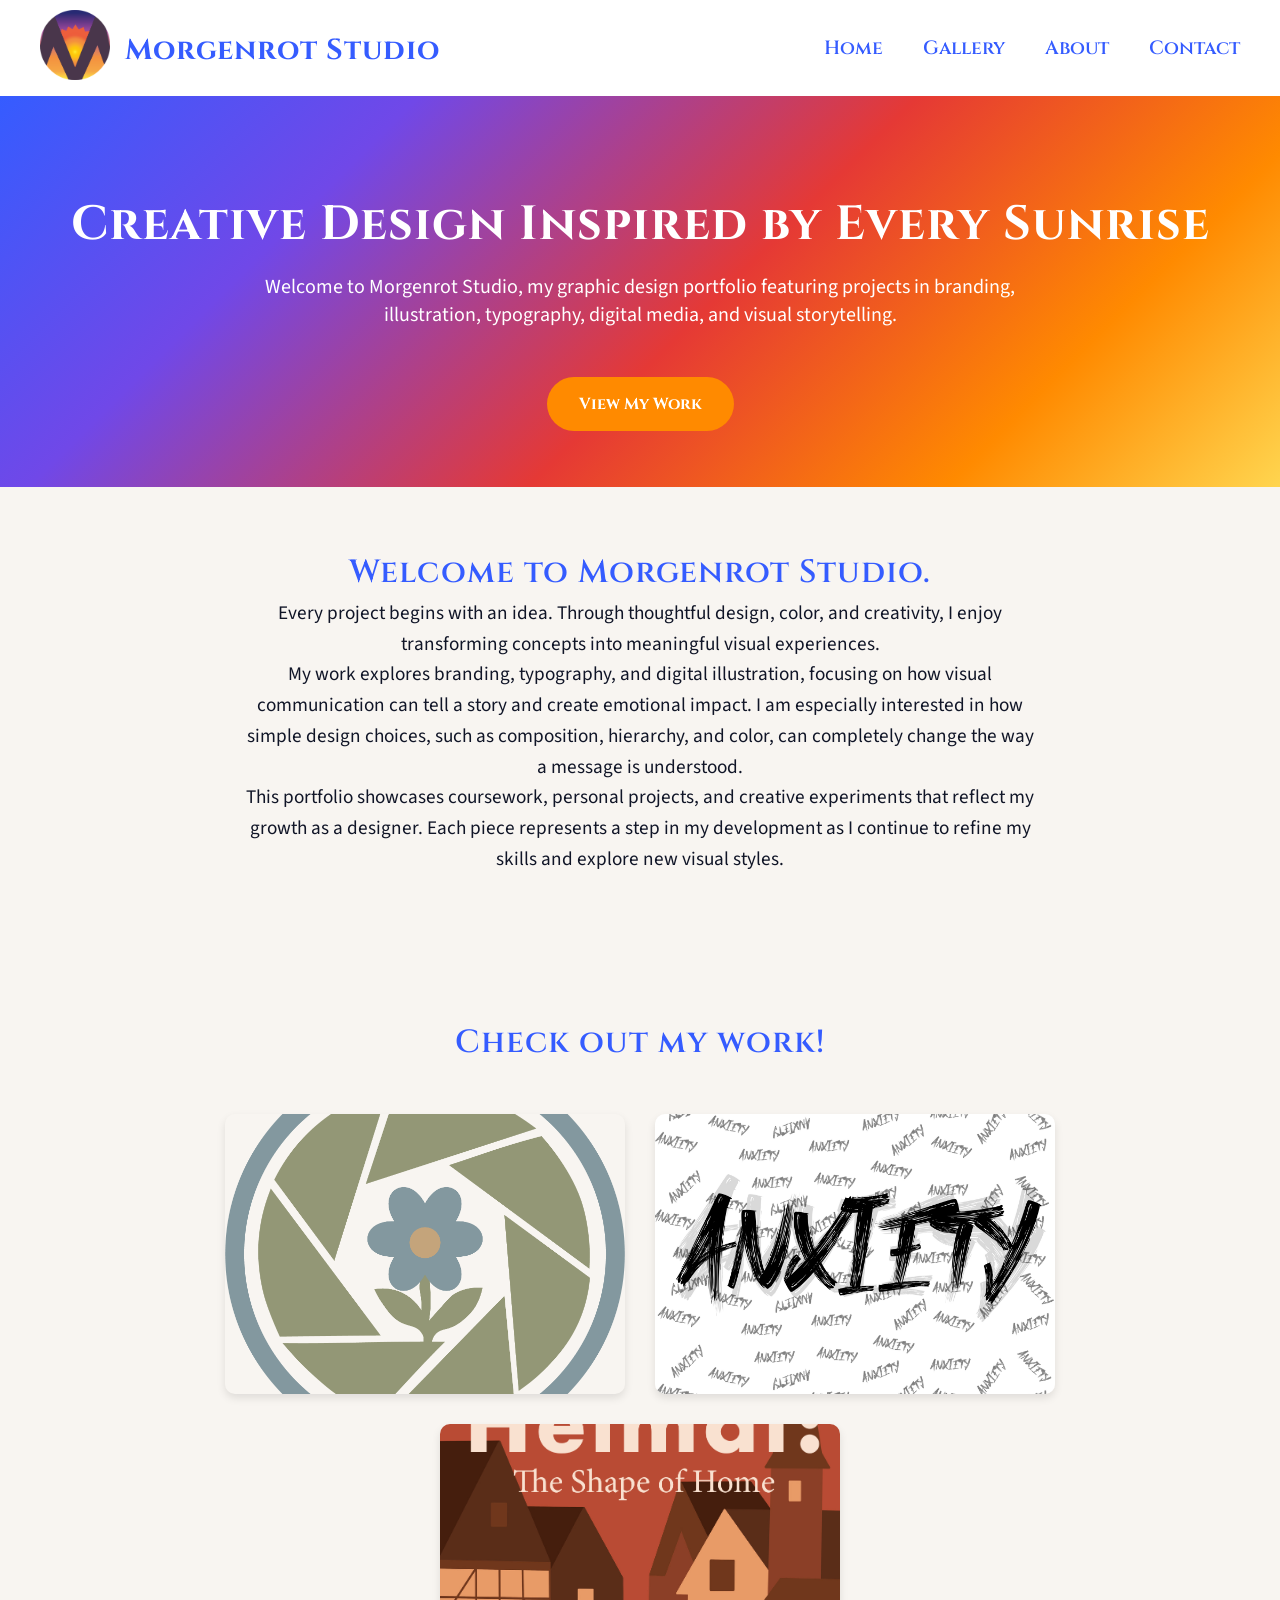
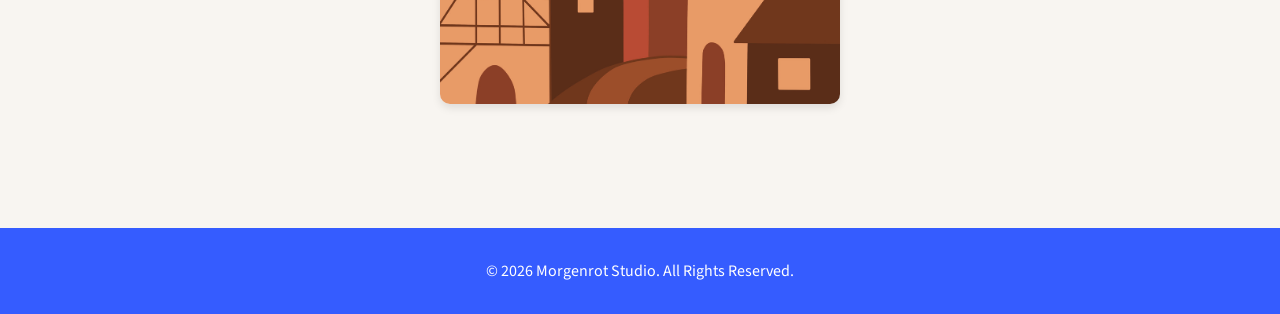
<file: index.html>
<!DOCTYPE html>
<html lang="en">
<head>
    <link rel="preconnect" href="https://fonts.googleapis.com">
    <link rel="preconnect" href="https://fonts.gstatic.com" crossorigin>
        <link href="https://fonts.googleapis.com/css2?family=Cinzel:wght@500;700&family=Source+Sans+3:wght@300;400;600&display=swap" rel="stylesheet">
    <meta charset="UTF-8">
    <meta name="viewport" content="width=device-width, initial-scale=1.0">
    <title>Morgenrot Studio | Home</title>
    <link rel="stylesheet" href="CSS/style.css">
    <!-- Favicon -->
    <link rel="icon" type="image/png" href="Images/favicon-32x32.png">
    <!-- SEO Meta Description -->
    <meta name="description" content="Morgenrot Studio: A personal portfolio">
</head>
<body>

    <!-- HEADER -->
    <header>
        <div class="header-left">
            <a href="index.html"><img src="Images/Logo (2).png" alt="Morgenrot Studio Logo" class="logo-img"></a>
            <h1>Morgenrot Studio</h1>
        </div>

        <!-- Nav menu -->
        <nav class="header-nav" aria-label="Main navigation">
            <ul class="nav-links">
                <li><a href="index.html">Home</a></li>
                <li><a href="gallery.html">Gallery</a></li>
                <li><a href="about.html">About</a></li>
                <li><a href="contact.html">Contact</a></li>
            </ul>
        </nav>
    </header>

    <!-- HERO SECTION -->
    <section class="hero">
    <div class="hero-container">
        <div class="hero-text">
                <h2>Creative Design Inspired by Every Sunrise</h2>

                <p>
                    Welcome to Morgenrot Studio, my graphic design portfolio featuring projects
                    in branding, illustration, typography, digital media, and visual storytelling.
                </p>

                <a class="button" href="gallery.html">View My Work</a>
            </div>

        </section>


    <!-- INTRO SECTION -->
<section class="intro">
    <h2>Introduction</h2>

    <p>
        <span class="accent-text">Welcome to Morgenrot Studio.</span><br>
        Every project begins with an idea. Through thoughtful design, color, and creativity, I enjoy transforming concepts into meaningful visual experiences.
    </p>

    <p>
        My work explores branding, typography, and digital illustration, focusing on how visual communication can tell a story and create emotional impact. I am especially interested in how simple design choices, such as composition, hierarchy, and color, can completely change the way a message is understood.
    </p>

    <p>
        This portfolio showcases coursework, personal projects, and creative experiments that reflect my growth as a designer. Each piece represents a step in my development as I continue to refine my skills and explore new visual styles.
    </p>
</section>

        <!-- FEATURED IMAGES PREVIEW -->
        <section class="preview">
            <h2>Check out my work!</h2>
            <div class="preview-row">
                <div class="preview-box">
                    <img src="Images/EoELogo.png" alt="A Logo I designed" class="preview-img" data-full="Images/EoELogo.png">
                </div>
                <div class="preview-box">
                    <img src="Images/Anxiety.jpg" alt="Typography study" class="preview-img" data-full="Images/AnxietyRESIZED.jpg">
                </div>
                <div class="preview-box">
                    <img src="Images/heimat.png" alt="Book Cover: Heimat" class="preview-img" data-full="Images/heimat.png">
                </div>
            </div>
        </section>



    <!-- FOOTER -->
    <footer>
        <p>© 2026 Morgenrot Studio. All Rights Reserved.</p>
    </footer>

</body>
</html>
</file>
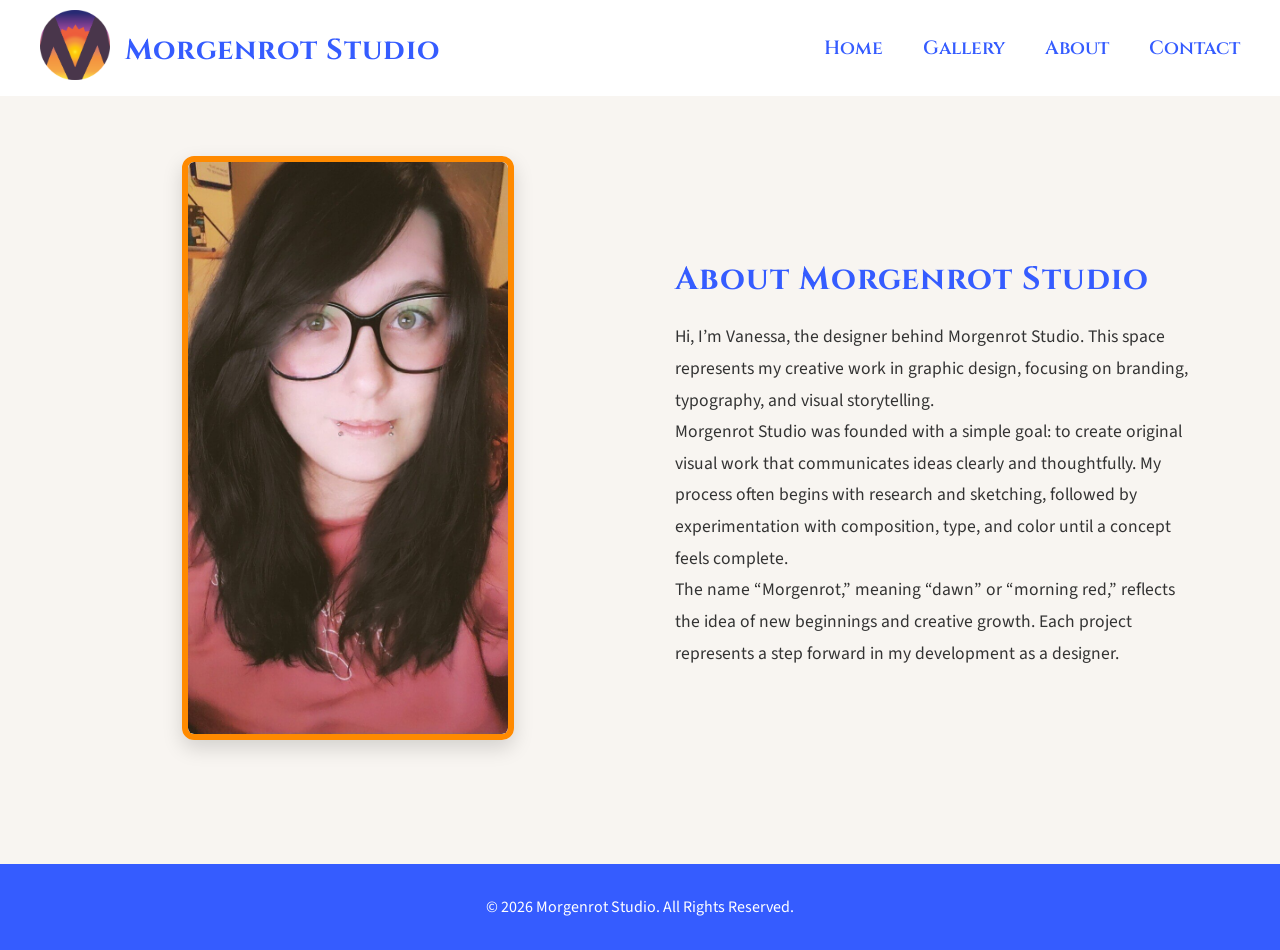
<file: about.html>
<!DOCTYPE html>
<html lang="en">
<head>
    <meta charset="UTF-8">
    <link href="https://fonts.googleapis.com/css2?family=Cinzel:wght@500;700&family=Source+Sans+3:wght@300;400;600&display=swap" rel="stylesheet">
    <meta name="viewport" content="width=device-width, initial-scale=1.0">
    <title>Morgenrot Studio | About </title>
    <link rel="stylesheet" href="CSS/style.css">
    <!-- Favicon -->
<link rel="icon" type="image/png" href="Images/favicon-32x32.png">
</head>
<body>

    <!-- HEADER -->
<header>
    <div class="header-left">
        <a href="index.html"><img src="Images/Logo (2).png" alt="Morgenrot Studio Logo" class="logo-img"></a>
        <h1>Morgenrot Studio</h1>
    </div>

        <!-- Nav menu -->
        <nav class="header-nav" aria-label="Main navigation">
            <ul class="nav-links">
                <li><a href="index.html">Home</a></li>
                <li><a href="gallery.html">Gallery</a></li>
                <li><a href="about.html">About</a></li>
                <li><a href="contact.html">Contact</a></li>
            </ul>
        </nav>
</header>

<main>
    <section class="about-intro">
        <div class="about-container">
            <div class="about-image">
                <div class="frame">
                    <img src="Images/portrait.jpg" alt="Photographer portrait">
                </div>
            </div>
            <div class="about-text">
                <h3>About Morgenrot Studio</h3>
                    <p>Hi, I’m Vanessa, the designer behind Morgenrot Studio. This space represents my creative work in graphic design, focusing on branding, typography, and visual storytelling. </p>

                    <p>Morgenrot Studio was founded with a simple goal: to create original visual work that communicates ideas clearly and thoughtfully. My process often begins with research and sketching, followed by experimentation with composition, type, and color until a concept feels complete.</p>

                    <p>The name “Morgenrot,” meaning “dawn” or “morning red,” reflects the idea of new beginnings and creative growth. Each project represents a step forward in my development as a designer.</p>
            </div>
        </div>
    </section>
</main>


    <!-- FOOTER -->
    <footer>
<p>© 2026 Morgenrot Studio. All Rights Reserved.</p>
    </footer>

</body>
</html>
</file>
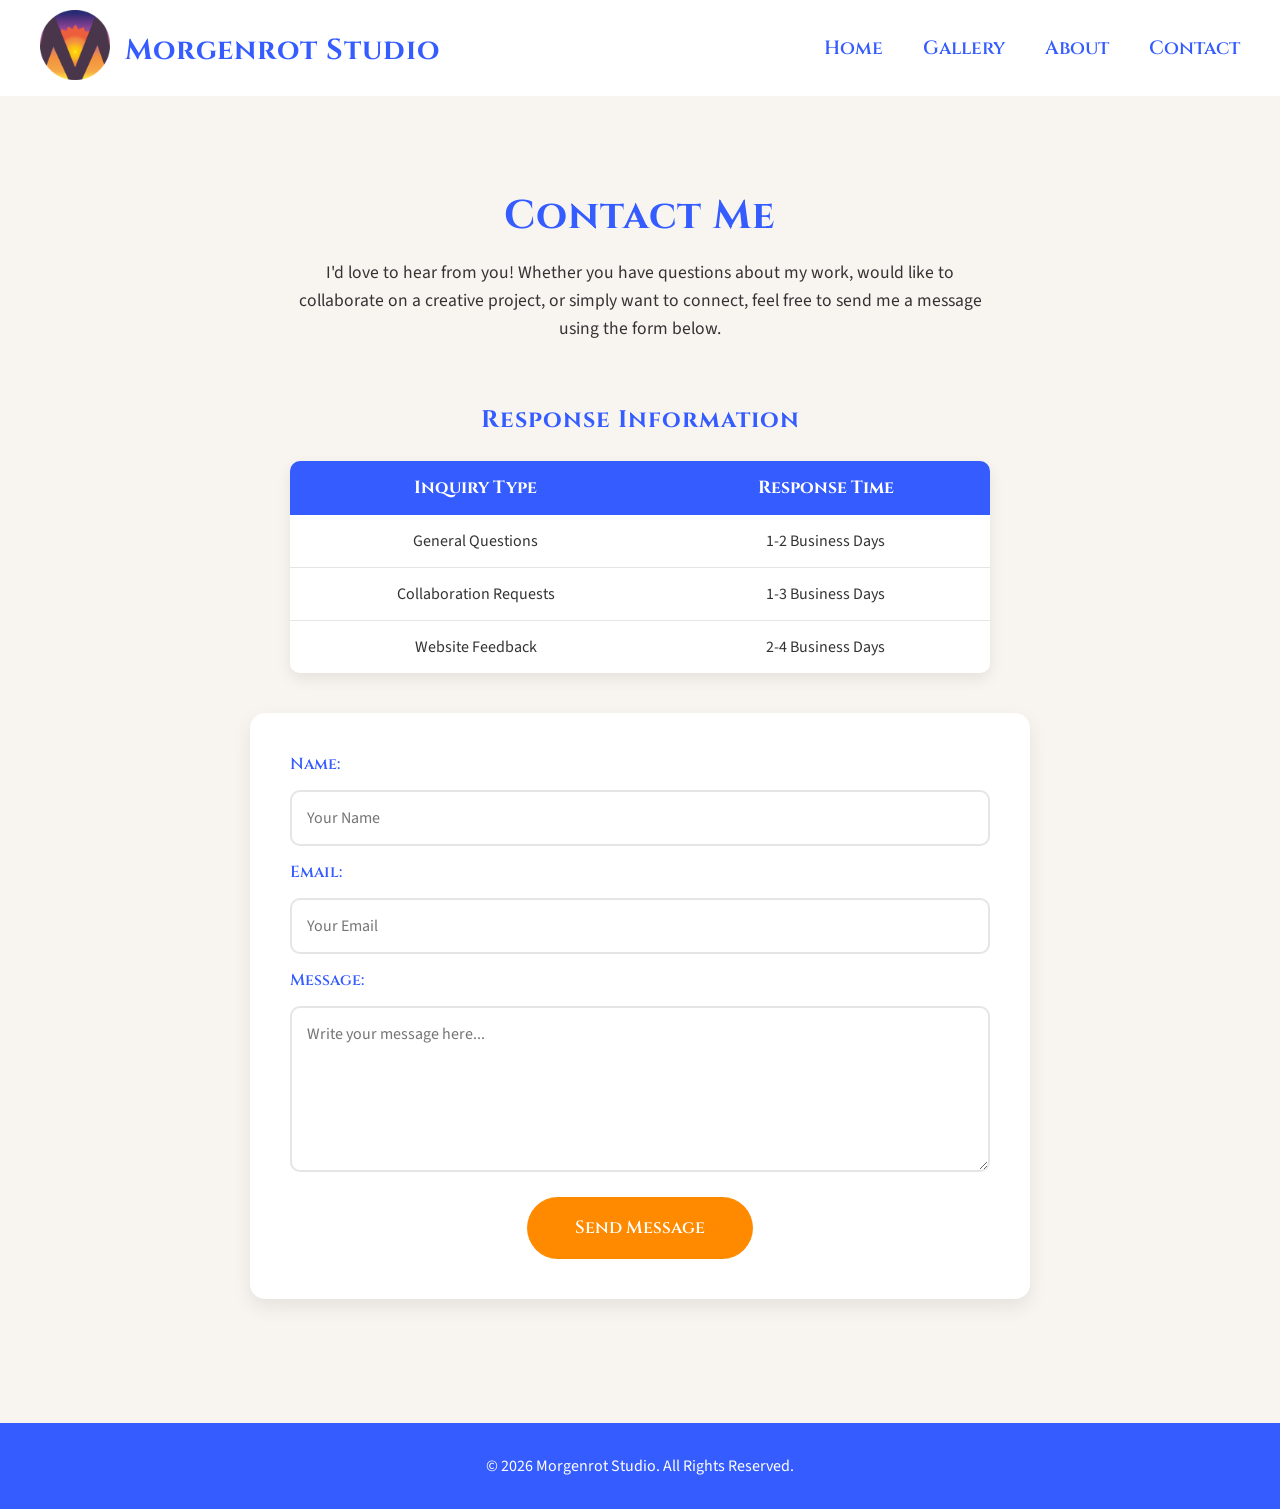
<file: contact.html>
<!DOCTYPE html>
<html lang="en">
<head>
    <link rel="preconnect" href="https://fonts.googleapis.com">
    <link rel="preconnect" href="https://fonts.gstatic.com" crossorigin>
        <link href="https://fonts.googleapis.com/css2?family=Cinzel:wght@500;700&family=Source+Sans+3:wght@300;400;600&display=swap" rel="stylesheet">
    <meta charset="UTF-8">
    <meta name="viewport" content="width=device-width, initial-scale=1.0">
    <title>Morgenrot Studio | Contact Me</title>
    <link rel="stylesheet" href="CSS/style.css">
    <!-- Favicon -->
    <link rel="icon" type="image/png" href="Images/favicon-32x32.png">
    <!-- SEO Meta Description -->
    <meta name="description" content="Morgenrot Studio: A personal portfolio">
</head>
<body>

    <!-- HEADER -->
<header>
    <div class="header-left">
        <a href="index.html"><img src="Images/Logo (2).png" alt="Morgenrot Studio Logo" class="logo-img"></a>
        <h1>Morgenrot Studio</h1>
    </div>

    <!-- Nav menu -->
    <nav class="header-nav">
        <ul class="nav-links">
            <li><a href="index.html">Home</a></li>
            <li><a href="gallery.html">Gallery</a></li>
            <li><a href="about.html">About</a></li>
            <li><a href="contact.html">Contact</a></li>
        </ul>
    </nav>
</header>

<main>

    <!-- Contact Introduction -->
    <section class="contact-intro">
        <h2>Contact Me</h2>

        <p>
            I'd love to hear from you! Whether you have questions about my work,
            would like to collaborate on a creative project, or simply want to
            connect, feel free to send me a message using the form below.
        </p>
    </section>


    <!-- Contact Information Table -->
    <section class="contact-table">

        <h2>Response Information</h2>

        <table>
            <tr>
                <th>Inquiry Type</th>
                <th>Response Time</th>
            </tr>

            <tr>
                <td>General Questions</td>
                <td>1-2 Business Days</td>
            </tr>

            <tr>
                <td>Collaboration Requests</td>
                <td>1-3 Business Days</td>
            </tr>

            <tr>
                <td>Website Feedback</td>
                <td>2-4 Business Days</td>
            </tr>

        </table>

    </section>


    <!-- Contact Form -->
    <section class="contact-form-section">

        <form action="welcome.php" method="POST" class="contact-form">

            <label for="name">Name:</label>
            <input
                type="text"
                id="name"
                name="name"
                placeholder="Your Name"
                required>

            <label for="email">Email:</label>
            <input
                type="email"
                id="email"
                name="email"
                placeholder="Your Email"
                required>

            <label for="message">Message:</label>
            <textarea
                id="message"
                name="message"
                placeholder="Write your message here..."
                rows="6"
                required></textarea>

            <button type="submit">Send Message</button>

        </form>

    </section>

</main>

    <!-- FOOTER -->
    <footer>
        <p>© 2026 Morgenrot Studio. All Rights Reserved.</p>
    </footer>

</body>
</html>
</file>
<file: CSS/style.css>
/* Global Styles */

/* ---------- Color Palette ---------- */

:root{

    --blue:#355CFF;
    --purple:#7048E8;
    --red:#E53935;
    --orange:#FF8A00;
    --gold:#FFD54F;

    --background:#F8F5F1;

    --text:#333333;

    --white:#ffffff;
}

/* ---------- Base ---------- */

html {
    scroll-behavior: smooth;
}

body {
    display: flex;
    flex-direction: column;
    margin: 0;
    padding: 0;
    font-family: 'Cinzel', serif;
    background-color: var(--background);
    color: var(--text);
    min-height: 100vh;
}

/* ---------- Header / Navigation ---------- */

header {
    display: flex;
    justify-content: space-between;
    align-items: center;
    padding: 10px 40px;
    background: rgba(255, 255, 255, 0.95);
    backdrop-filter: blur(8px);
    flex-wrap: wrap;
    position: sticky;
    top: 0;
    z-index: 100;
}

.header-left {
    display: flex;
    align-items: center;
    gap: 15px;
}

.logo-img {
    width: 70px;
    height: auto;
}

.header-left h1 {
    font-family: 'Cinzel', serif;
    font-size: 1.8rem;
    margin: 5px 0 0 0;
    color: var(--blue);
}

/* Desktop Nav */
.header-nav .nav-links {
    display: flex;
    gap: 40px;
    list-style: none;
    margin: 0;
    padding: 0;
}

.header-nav .nav-links li a {
    text-decoration: none;
    color: var(--blue);
    font-family: 'Cinzel', serif;
    font-weight: 600;
    font-size: 1.2rem;
    transition: color 0.2s ease;
}

.header-nav .nav-links li a:hover {
    color: var(--orange);
}

/* ---------- Main Content ---------- */

main {
    flex: 1;
}

/* ---------- Typography ---------- */

h1, h2, h3 {
    font-family: 'Cinzel', serif;
    color: var(--blue);
    letter-spacing: 1px;
}

h2 {
    margin-bottom: 1rem;
}

p {
    font-family: 'Source Sans 3', sans-serif;
    max-width: 800px;
    margin: 0 auto;
    text-align: center;
}

/* ---------- Hero ---------- */

.hero {
    text-align: center;
    color: white;
    padding: 3.5rem 2rem;
    background: linear-gradient(
        135deg,
        var(--blue) 0%,
        var(--purple) 25%,
        var(--red) 55%,
        var(--orange) 80%,
        var(--gold) 100%
    );
}

.hero h2 {
    color: white;
    font-size: 3rem;
}

.hero p {
    margin: 1rem auto;
    font-size: 1.25rem;
}

/* ---------- Intro Section ---------- */

.intro {
    text-align: left;
    padding: 60px 20px;
    line-height: 1.8;
}

.intro .accent-text,
.preview h2 {
    font-family: 'Cinzel', serif;
    font-size: 2rem;
    color: var(--blue);
    font-weight: 600;
    letter-spacing: 1px;
}

.intro h2 {
    display: none;
}

.intro p {
    font-family: 'Source Sans 3', sans-serif;
    font-size: 1.2rem;
    line-height: 1.6;
    color: #101527;
    max-width: 800px;
    margin: 0 auto;
}

.accent-text {
    font-style: normal;
    font-weight: 700;
    color: var(--blue);
}

/* ---------- Preview Section ---------- */

.preview {
    display: flex;
    flex-direction: column;
    align-items: center;
    padding: 60px 20px;
    gap: 30px;
}

.preview h2 {
    text-align: center;
    color: var(--blue);
    margin-bottom: 20px;
}

.preview-row {
    display: flex;
    justify-content: center;
    gap: 30px;
    flex-wrap: wrap;
}

.preview-box {
    width: 400px;
    height: 280px;
    display: flex;
    justify-content: center;
    align-items: center;
    border-radius: 10px;
    overflow: hidden;
    cursor: pointer;
    box-shadow: 0 4px 8px rgba(0,0,0,0.1);
    transition: transform 0.3s, box-shadow 0.3s;
}

.preview-box img {
    width: 100%;
    height: 100%;
    object-fit: cover;
}

.preview-box:hover {
    transform: scale(1.05);
    box-shadow: 0 12px 24px rgba(0,0,0,0.4);
}

/* ---------- Button ---------- */

.button {
    display: inline-block;
    margin-top: 2rem;
    background: var(--orange);
    color: white;
    text-decoration: none;
    padding: 1rem 2rem;
    border-radius: 40px;
    font-weight: bold;
    transition: 0.3s;
}

.button:hover {
    background: var(--red);
}

/* ---------- Gallery Section ---------- */

.gallery {
    padding: 60px 40px;
    text-align: center;
}

.gallery h2 {
    font-family: 'Cinzel', serif;
    font-size: 2rem;
    color: var(--blue);
    margin-bottom: 15px;

}

.gallery-category:first-of-type {
    margin-top: 30px;
}

.gallery-grid {
    display: grid;
    grid-template-columns: repeat(3, 1fr);
    row-gap: 30px;
    column-gap: 5px;
    justify-items: center;
}

/* Bigger image boxes (like homepage but larger) */
.gallery-box {
    width: 100%;
    max-width: 420px;
    height: 240px;

    border-radius: 10px;
    overflow: hidden;
    cursor: pointer;

    box-shadow: 0 4px 8px rgba(0,0,0,0.1);

    transition: transform 0.3s ease, box-shadow 0.3s ease;
}

.gallery-box img {
    width: 100%;
    height: 100%;
    object-fit: cover;
}

.gallery-box:hover {
    transform: scale(1.05) translateY(-4px);
    box-shadow: 0 12px 24px rgba(0,0,0,0.35);
}

.gallery-category {
    font-family: 'Cinzel', serif;
    font-size: 1.8rem;
    color: var(--blue);
    text-align: center;
    margin: 60px 0 25px;
}

/* ---------- About ---------- */

.about-intro {
    padding: 60px 40px;
    background-color: var(--background);
}

.about-title {
    font-family: 'Cinzel', serif;
    font-size: 2rem;
    color: var(--blue);
    margin-bottom: 20px;
}

.about-container {
    display: flex;
    align-items: center;
    justify-content: center;
    gap: 70px;

    max-width: 1100px;
    margin: 0 auto;

    flex-wrap: wrap;
}

.about-text {
    flex: 1;
    max-width: 550px;
}

.about-text h3 {
    color: var(--blue);
    font-family: 'Cinzel', serif;
    font-size: 2rem;
    margin-bottom: 20px;
}

.about-text p {
    text-align: left;
    line-height: 1.8;
    font-size: 1.1rem;
}

.about-image {
    flex: 1;
    min-width: 250px;
    display: flex;
    justify-content: center;
}

.frame {
    display: inline-block;
    border: 6px solid var(--orange);
    border-radius: 12px;
    overflow: hidden;
    box-shadow: 0 8px 20px rgba(0,0,0,.15);
}

.frame img {
    width: 100%;
    height: auto;
    border-radius: 9px;
}

.about-image img {
    display: block;
    width: 320px;
    height: auto;
    border-radius: 6px;
}

/* ---------- Contact ---------- */

.contact-intro {
    padding: 60px 40px;
    text-align: center;
    font-family: 'Source Sans 3', sans-serif;
    color: var(--text);
}

.contact-form-section {
    display: flex;
    justify-content: center;
    padding: 20px 40px 60px;
}

.contact-form {
    width: 100%;
    max-width: 500px;
    display: flex;
    flex-direction: column;
    gap: 20px;
}

/* ---------- Modal ---------- */

.modal {
    display: none;
    position: fixed;
    z-index: 1000;
    padding-top: 60px;
    left: 0;
    top: 0;
    width: 100%;
    height: 100%;
    overflow: auto;
    background-color: rgba(0,0,0,0.9);
}

.modal-content {
    margin: auto;
    display: block;
    max-width: 90%;
    max-height: 80%;
    border-radius: 10px;
}

#caption {
    margin: 15px auto;
    text-align: center;
    color: #ccc;
    font-size: 1.2rem;
}

.close {
    position: absolute;
    top: 20px;
    right: 35px;
    color: #fff;
    font-size: 40px;
    cursor: pointer;
}

/* ---------- Footer ---------- */

footer {
    background: var(--blue);
    color: white;
    text-align: center;
    padding: 2rem;
    margin-top: 4rem;
}

/* ---------- Responsive ---------- */

@media (max-width: 768px) {

    header {
        flex-direction: column;
        gap: 1rem;
    }

    .header-nav .nav-links {
        flex-direction: column;
        text-align: center;
        gap: 15px;
    }

    .hero h2 {
        font-size: 2.5rem;
    }
}

/* ---------- Contact Page ---------- */

.contact-intro {
    text-align: center;
    padding: 60px 20px 20px;
}

.contact-intro h2 {
    color: var(--blue);
    font-size: 2.5rem;
    margin-bottom: 1rem;
}

.contact-intro p {
    max-width: 700px;
    font-size: 1.1rem;
    line-height: 1.6;
}

.contact-form-section {
    display: flex;
    justify-content: center;
    padding: 20px 20px 60px;
}

.contact-form {
    width: 100%;
    max-width: 700px;
    display: flex;
    flex-direction: column;
    gap: 15px;
    padding: 40px;
    background-color: var(--white);
    border-radius: 15px;
    box-shadow: 0 8px 20px rgba(0, 0, 0, 0.08);
}

.contact-form label {
    font-family: 'Cinzel', serif;
    color: var(--blue);
    font-weight: 600;
    text-align: left;
}

.contact-form input,
.contact-form textarea {
    font-family: 'Source Sans 3', sans-serif;
    font-size: 1rem;
    padding: 15px;
    border: 2px solid #e5e5e5;
    border-radius: 10px;
    transition: border-color 0.3s ease;
}

.contact-form input:focus,
.contact-form textarea:focus {
    outline: none;
    border-color: var(--orange);
}

.contact-form textarea {
    resize: vertical;
}

.contact-form button {
    align-self: center;
    margin-top: 10px;
    padding: 1.2rem 3rem;
    border: none;
    border-radius: 40px;
    background-color: var(--orange);
    color: white;
    font-family: 'Cinzel', serif;
    font-size: 1.1rem;
    font-weight: 600;
    cursor: pointer;
    transition: 0.3s ease;
}

.contact-form button:hover {
    background-color: var(--red);
}

/* ---------- Contact Table ---------- */

.contact-table {
    padding: 20px;
    text-align: center;
}

.contact-table h2 {
    color: var(--blue);
    margin-bottom: 25px;
}

.contact-table table {
    width: 100%;
    max-width: 700px;
    margin: 0 auto;
    border-collapse: collapse;
    box-shadow: 0 6px 15px rgba(0, 0, 0, 0.08);
    border-radius: 10px;
    overflow: hidden;
}

.contact-table th {
    background-color: var(--blue);
    color: var(--white);
    padding: 15px;
    font-family: 'Cinzel', serif;
    font-size: 1.1rem;
}

.contact-table td {
    background-color: var(--white);
    padding: 15px;
    font-family: 'Source Sans 3', sans-serif;
    border-bottom: 1px solid #e5e5e5;
}

.contact-table tr:last-child td {
    border-bottom: none;
}
</file>
